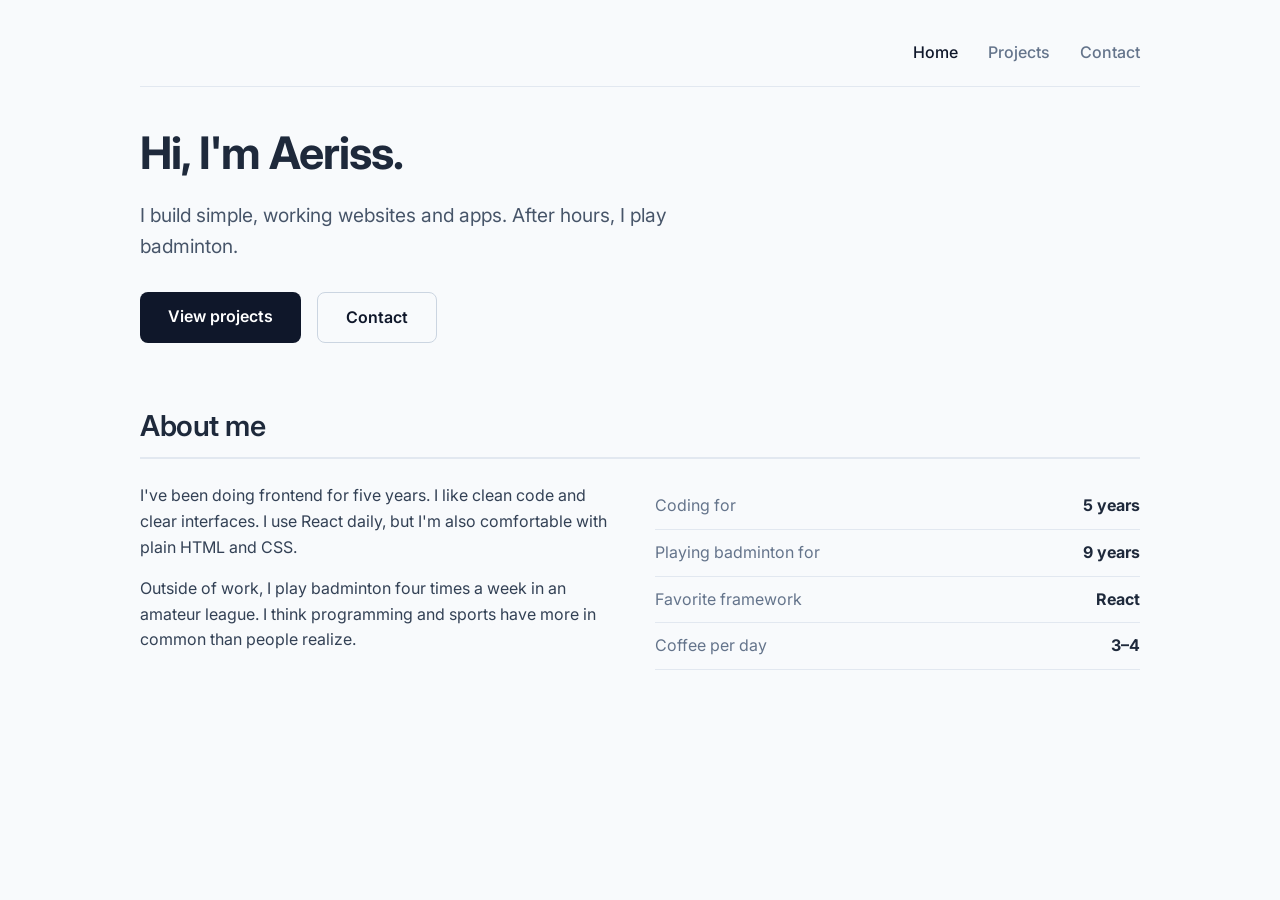
<file: index.html>
<!DOCTYPE html>
<html lang="en">
<head>
    <meta charset="UTF-8">
    <meta name="viewport" content="width=device-width, initial-scale=1.0">
    <title>Aeriss - Portfolio</title>
    <link rel="preconnect" href="https://fonts.googleapis.com">
    <link rel="preconnect" href="https://fonts.gstatic.com" crossorigin>
    <link href="https://fonts.googleapis.com/css2?family=Inter:opsz,wght@14..32,400;14..32,500;14..32,600;14..32,700&display=swap" rel="stylesheet">
    <link rel="stylesheet" href="style.css">
</head>
<body>

<div class="container">
    <header class="site-header">
        <nav class="nav">
            <ul class="nav-links">
                <li><a href="index.html" class="active">Home</a></li>
                <li><a href="projects.html">Projects</a></li>
                <li><a href="contact.html">Contact</a></li>
            </ul>
        </nav>
    </header>

    <section>
        <h1>Hi, I'm Aeriss.</h1>
        <p class="subtitle">I build simple, working websites and apps. After hours, I play badminton.</p>
        <div class="btn-group">
            <a href="projects.html" class="btn">View projects</a>
            <a href="contact.html" class="btn btn-outline">Contact</a>
        </div>
    </section>

    <section>
        <h2>About me</h2>
        <div class="about-grid">
            <div>
                <p>I've been doing frontend for five years. I like clean code and clear interfaces. I use React daily, but I'm also comfortable with plain HTML and CSS.</p>
                <p>Outside of work, I play badminton four times a week in an amateur league. I think programming and sports have more in common than people realize.</p>
            </div>
            <div class="about-stats">
                <div><span class="label">Coding for</span><strong>5 years</strong></div>
                <div><span class="label">Playing badminton for</span><strong>9 years</strong></div>
                <div><span class="label">Favorite framework</span><strong>React</strong></div>
                <div><span class="label">Coffee per day</span><strong>3–4</strong></div>
            </div>
        </div>
    </section>
</div>

</body>
</html>
</file>
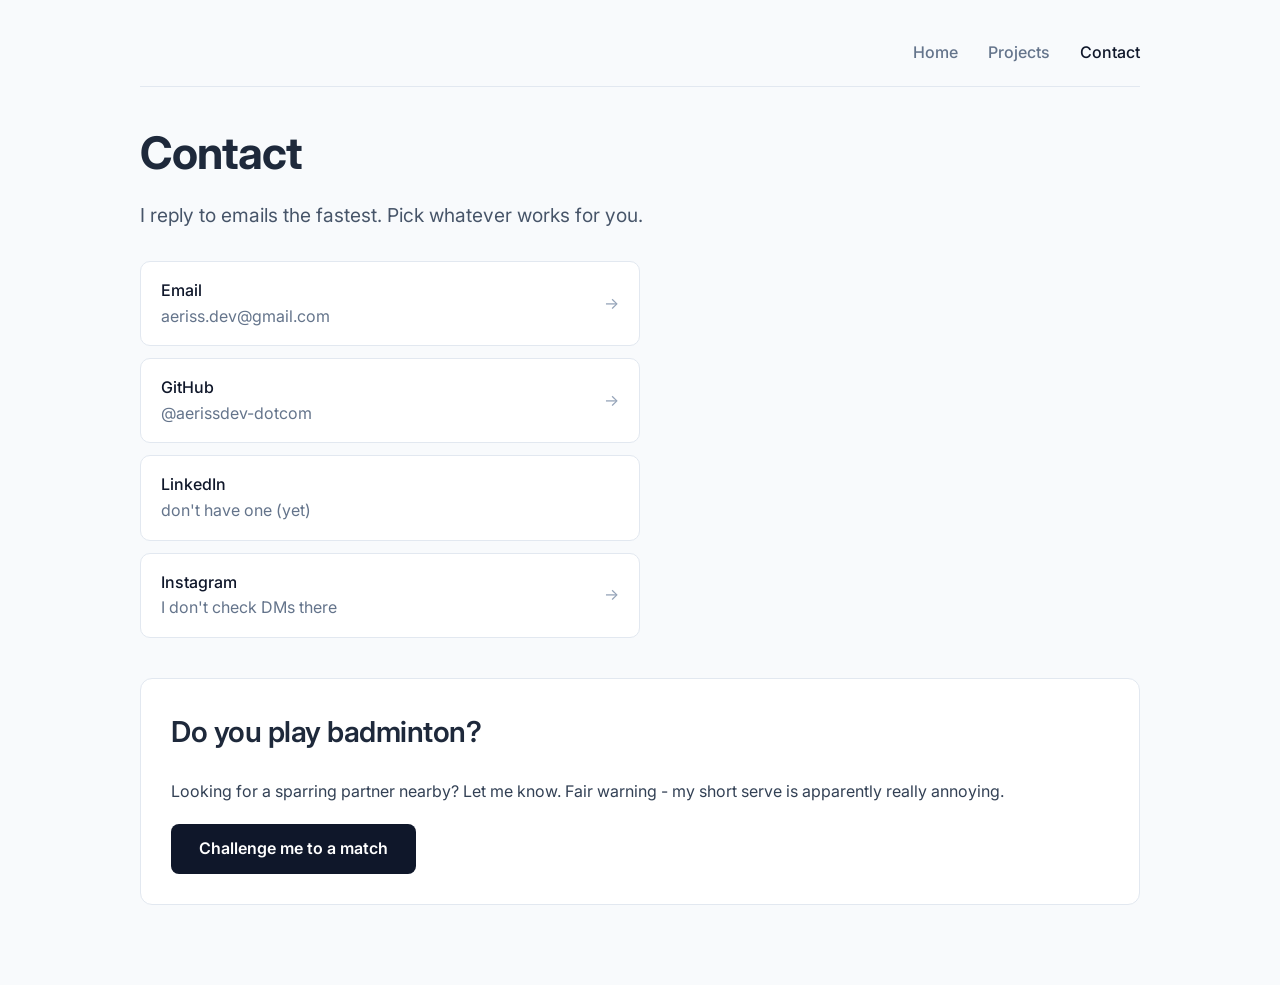
<file: contact.html>
<!DOCTYPE html>
<html lang="en">
<head>
    <meta charset="UTF-8">
    <meta name="viewport" content="width=device-width, initial-scale=1.0">
    <title>Contact - Aeriss</title>
    <link rel="preconnect" href="https://fonts.googleapis.com">
    <link rel="preconnect" href="https://fonts.gstatic.com" crossorigin>
    <link href="https://fonts.googleapis.com/css2?family=Inter:opsz,wght@14..32,400;14..32,500;14..32,600;14..32,700&display=swap" rel="stylesheet">
    <link rel="stylesheet" href="style.css">
</head>
<body>

<div class="container">
    <header class="site-header">
        <nav class="nav">
            <ul class="nav-links">
                <li><a href="index.html">Home</a></li>
                <li><a href="projects.html">Projects</a></li>
                <li><a href="contact.html" class="active">Contact</a></li>
            </ul>
        </nav>
    </header>

    <section>
        <h1>Contact</h1>
        <p class="subtitle">I reply to emails the fastest. Pick whatever works for you.</p>

        <div class="contact-list">
            <a href="mailto:aeriss.dev@gmail.com" class="contact-item">
                <span><span class="label">Email</span><br><span class="value">aeriss.dev@gmail.com</span></span>
                <span class="arrow">→</span>
            </a>

            <a href="https://github.com/aerissdev-dotcom" class="contact-item" target="_blank" rel="noopener">
                <span><span class="label">GitHub</span><br><span class="value">@aerissdev-dotcom</span></span>
                <span class="arrow">→</span>
            </a>

            <div class="contact-item note">
                <span><span class="label">LinkedIn</span><br><span class="value">don't have one (yet)</span></span>
            </div>

            <a href="https://instagram.com/" class="contact-item" target="_blank" rel="noopener">
                <span><span class="label">Instagram</span><br><span class="value">I don't check DMs there</span></span>
                <span class="arrow">→</span>
            </a>
        </div>

        <div class="challenge-box">
            <h2>Do you play badminton?</h2>
            <p>Looking for a sparring partner nearby? Let me know. Fair warning - my short serve is apparently really annoying.</p>
            <a href="mailto:aeriss.dev@gmail.com?subject=Sparring" class="btn">Challenge me to a match</a>
        </div>
    </section>
</div>

</body>
</html>
</file>
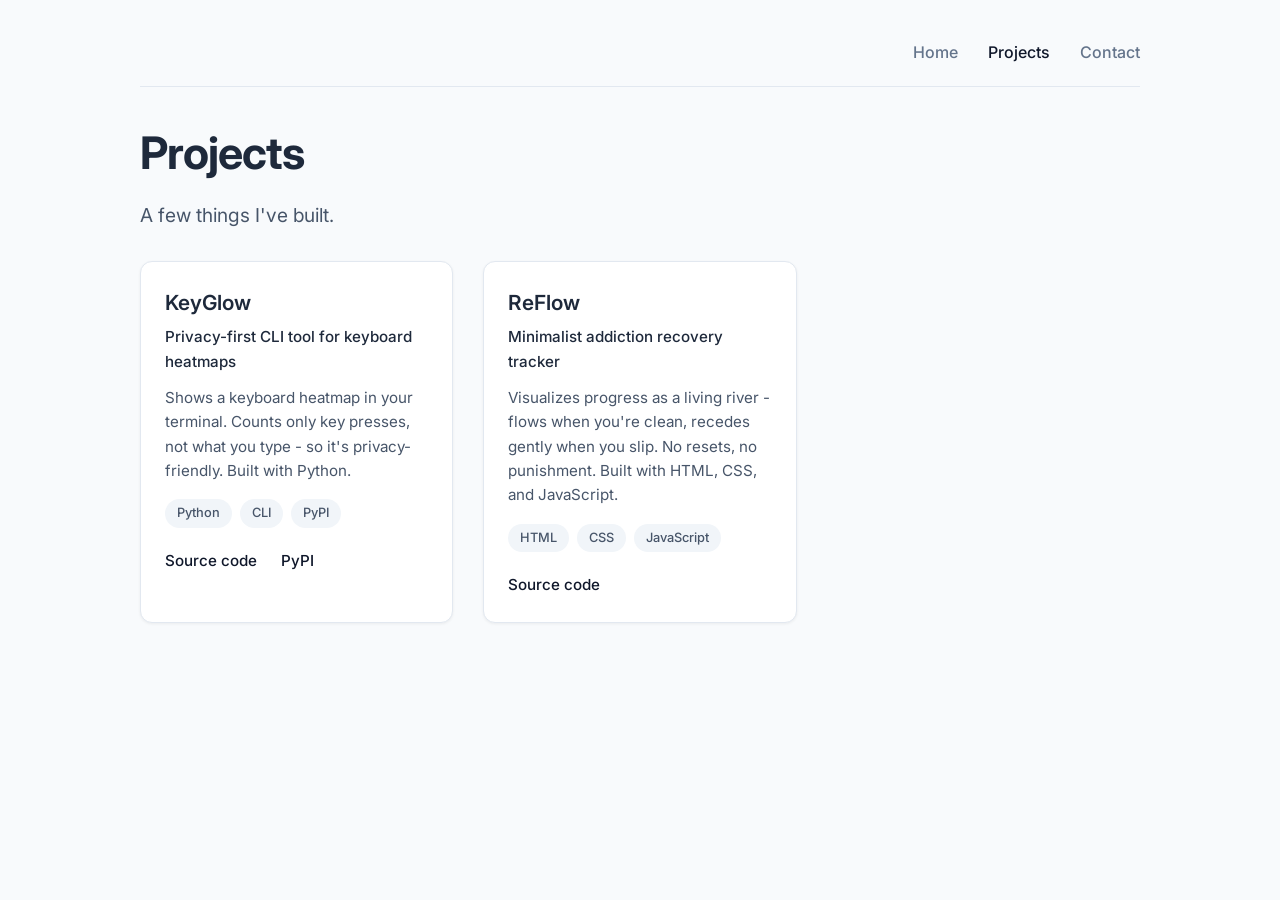
<file: projects.html>
<!DOCTYPE html>
<html lang="en">
<head>
    <meta charset="UTF-8">
    <meta name="viewport" content="width=device-width, initial-scale=1.0">
    <title>Projects - Aeriss</title>
    <link rel="preconnect" href="https://fonts.googleapis.com">
    <link rel="preconnect" href="https://fonts.gstatic.com" crossorigin>
    <link href="https://fonts.googleapis.com/css2?family=Inter:opsz,wght@14..32,400;14..32,500;14..32,600;14..32,700&display=swap" rel="stylesheet">
    <link rel="stylesheet" href="style.css">
</head>
<body>

<div class="container">
    <header class="site-header">
        <nav class="nav">
            <ul class="nav-links">
                <li><a href="index.html">Home</a></li>
                <li><a href="projects.html" class="active">Projects</a></li>
                <li><a href="contact.html">Contact</a></li>
            </ul>
        </nav>
    </header>

    <section>
        <h1>Projects</h1>
        <p class="subtitle">A few things I've built.</p>

        <div class="projects-grid">
            <div class="project-card">
                <h3>KeyGlow</h3>
                <div class="tagline">Privacy-first CLI tool for keyboard heatmaps</div>
                <p>Shows a keyboard heatmap in your terminal. Counts only key presses, not what you type - so it's privacy-friendly. Built with Python.</p>
                <div class="tags">
                    <span class="tag">Python</span>
                    <span class="tag">CLI</span>
                    <span class="tag">PyPI</span>
                </div>
                <div class="project-links">
                    <a href="https://github.com/aerissdev-dotcom/KeyGlow" target="_blank" rel="noopener">Source code</a>
                    <a href="https://pypi.org/project/keyglow/" target="_blank" rel="noopener">PyPI</a>
                </div>
            </div>

            <div class="project-card">
                <h3>ReFlow</h3>
                <div class="tagline">Minimalist addiction recovery tracker</div>
                <p>Visualizes progress as a living river - flows when you're clean, recedes gently when you slip. No resets, no punishment. Built with HTML, CSS, and JavaScript.</p>
                <div class="tags">
                    <span class="tag">HTML</span>
                    <span class="tag">CSS</span>
                    <span class="tag">JavaScript</span>
                </div>
                <div class="project-links">
                    <a href="https://github.com/aerissdev-dotcom/ReFlow" target="_blank" rel="noopener">Source code</a>
                </div>
            </div>
        </div>
    </section>
</div>

</body>
</html>
</file>
<file: style.css>
* {
    margin: 0;
    padding: 0;
    box-sizing: border-box;
}

body {
    font-family: 'Inter', sans-serif;
    background-color: #f8fafc;
    color: #1e293b;
    line-height: 1.6;
    padding: 0 20px;
}

.container {
    max-width: 1000px;
    margin: 0 auto;
    padding: 20px 0;
}

.site-header {
    padding: 20px 0;
    border-bottom: 1px solid #e2e8f0;
    margin-bottom: 40px;
}

.nav {
    display: flex;
    justify-content: flex-end;
    align-items: center;
}

.nav-links {
    display: flex;
    list-style: none;
    gap: 30px;
}

.nav-links a {
    text-decoration: none;
    color: #64748b;
    font-weight: 500;
    transition: color 0.2s;
}

.nav-links a:hover,
.nav-links a.active {
    color: #0f172a;
}

section {
    margin-bottom: 60px;
}

h1 {
    font-size: 2.8rem;
    font-weight: 700;
    letter-spacing: -1px;
    line-height: 1.2;
    margin-bottom: 20px;
}

h2 {
    font-size: 1.8rem;
    font-weight: 600;
    letter-spacing: -0.5px;
    margin-bottom: 24px;
    border-bottom: 2px solid #e2e8f0;
    padding-bottom: 8px;
}

h3 {
    font-size: 1.3rem;
    font-weight: 600;
    margin-bottom: 6px;
}

.subtitle {
    font-size: 1.2rem;
    color: #475569;
    max-width: 600px;
    margin-bottom: 30px;
}

p {
    color: #334155;
    margin-bottom: 16px;
}

.btn {
    display: inline-block;
    background-color: #0f172a;
    color: white;
    font-weight: 600;
    padding: 12px 28px;
    border-radius: 8px;
    text-decoration: none;
    transition: background-color 0.2s;
    border: none;
    cursor: pointer;
    font-size: 1rem;
}

.btn:hover {
    background-color: #1e293b;
}

.btn-outline {
    background-color: transparent;
    color: #0f172a;
    border: 1px solid #cbd5e1;
}

.btn-outline:hover {
    background-color: #f1f5f9;
}

.btn-group {
    display: flex;
    gap: 16px;
    flex-wrap: wrap;
}

.projects-grid {
    display: grid;
    grid-template-columns: repeat(auto-fill, minmax(280px, 1fr));
    gap: 30px;
}

.project-card {
    background: white;
    padding: 24px;
    border-radius: 12px;
    box-shadow: 0 1px 3px rgba(0,0,0,0.06);
    border: 1px solid #e2e8f0;
}

.project-card .tagline {
    font-weight: 500;
    color: #1e293b;
    margin-bottom: 12px;
    font-size: 0.95rem;
}

.project-card p {
    font-size: 0.95rem;
    color: #475569;
}

.tags {
    display: flex;
    flex-wrap: wrap;
    gap: 8px;
    margin: 16px 0 20px;
}

.tag {
    background-color: #f1f5f9;
    padding: 4px 12px;
    border-radius: 20px;
    font-size: 0.8rem;
    font-weight: 500;
    color: #475569;
}

.project-links a {
    color: #0f172a;
    text-decoration: none;
    font-weight: 500;
    margin-right: 20px;
    font-size: 0.95rem;
}

.project-links a:hover {
    text-decoration: underline;
}

.contact-list {
    display: flex;
    flex-direction: column;
    gap: 12px;
    max-width: 500px;
}

.contact-item {
    display: flex;
    justify-content: space-between;
    align-items: center;
    padding: 16px 20px;
    background: white;
    border-radius: 10px;
    border: 1px solid #e2e8f0;
    text-decoration: none;
    color: #0f172a;
    transition: border-color 0.2s, transform 0.1s;
}

.contact-item:hover {
    border-color: #94a3b8;
    transform: translateY(-1px);
}

.contact-item .label {
    font-weight: 500;
}

.contact-item .value {
    color: #64748b;
}

.contact-item .arrow {
    color: #94a3b8;
}

.contact-item.note {
    cursor: default;
}

.contact-item.note:hover {
    transform: none;
    border-color: #e2e8f0;
}

.about-grid {
    display: grid;
    grid-template-columns: 1fr 1fr;
    gap: 30px;
}

.about-stats {
    display: flex;
    flex-direction: column;
}

.about-stats div {
    display: flex;
    justify-content: space-between;
    padding: 10px 0;
    border-bottom: 1px solid #e2e8f0;
}

.about-stats .label {
    color: #64748b;
}

.challenge-box {
    margin-top: 40px;
    padding: 30px;
    background: white;
    border-radius: 12px;
    border: 1px solid #e2e8f0;
}

.challenge-box h2 {
    border-bottom: none;
    padding-bottom: 0;
}

.challenge-box p {
    margin-bottom: 20px;
}

@media (max-width: 640px) {
    .nav {
        flex-direction: column;
        gap: 12px;
    }

    h1 {
        font-size: 2.2rem;
    }

    .projects-grid {
        grid-template-columns: 1fr;
    }

    .about-grid {
        grid-template-columns: 1fr;
    }
}
</file>
